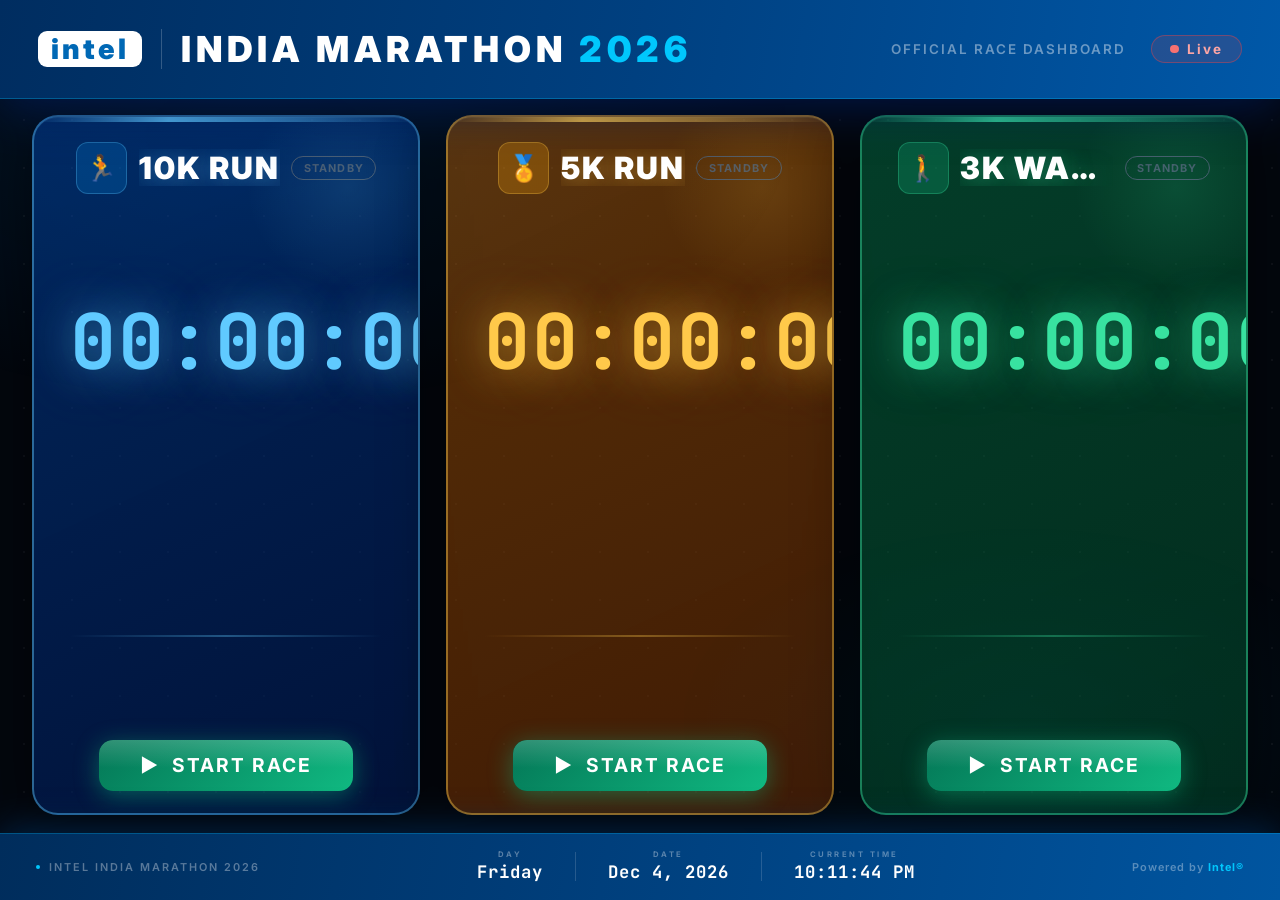
<file: indiamarathon_2026.html>
<!DOCTYPE html>
<html lang="en">
<head>
    <meta charset="UTF-8">
    <meta name="viewport" content="width=device-width, initial-scale=1.0">
    <title>Intel India Marathon 2026</title>
    <link rel="preconnect" href="https://fonts.googleapis.com">
    <link href="https://fonts.googleapis.com/css2?family=Inter:wght@300;400;600;700;800;900&family=JetBrains+Mono:wght@400;700&display=swap" rel="stylesheet">
    <style>
        /* ============================================================
           INTEL MARATHON 2026 — WALL DISPLAY SYSTEM (20FT)
        ============================================================ */
        :root {
            --intel-blue:    #0068B5;
            --intel-cyan:    #00C7FD;
            --bg-deep:       #03070E;
            --bg-elevated:   rgba(255,255,255,0.07);
            --border-subtle: rgba(255,255,255,0.1);
            --text-primary:  #EFF6FF;
            --text-secondary:#94A3B8;
            --text-muted:    #475569;
            --green:         #10B981;
            --red:           #EF4444;
            --gold:          #F59E0B;
        }

        /* ---- Per-card color themes ---- */
        .card-blue {
            --accent:     #60CAFF;
            --accent-rgb: 96, 202, 255;
            --card-bg:    linear-gradient(155deg, rgba(0,70,170,0.50) 0%, rgba(0,25,80,0.65) 100%);
            --border-col: rgba(96,202,255,0.45);
            --icon-bg:    rgba(0,104,181,0.35);
            --icon-border:rgba(96,202,255,0.3);
        }
        .card-amber {
            --accent:     #FFC94A;
            --accent-rgb: 255,201,74;
            --card-bg:    linear-gradient(155deg, rgba(185,95,0,0.48) 0%, rgba(100,40,0,0.62) 100%);
            --border-col: rgba(255,201,74,0.45);
            --icon-bg:    rgba(245,158,11,0.25);
            --icon-border:rgba(255,201,74,0.3);
        }
        .card-green {
            --accent:     #38E2A0;
            --accent-rgb: 56,226,160;
            --card-bg:    linear-gradient(155deg, rgba(5,130,75,0.45) 0%, rgba(2,65,38,0.62) 100%);
            --border-col: rgba(56,226,160,0.45);
            --icon-bg:    rgba(16,185,129,0.25);
            --icon-border:rgba(56,226,160,0.3);
        }

        *, *::before, *::after { box-sizing: border-box; margin: 0; padding: 0; }
        html, body { width: 100%; height: 100%; }

        body {
            font-family: 'Inter', sans-serif;
            background: var(--bg-deep);
            color: var(--text-primary);
            height: 100dvh; width: 100dvw;
            overflow: hidden;
            display: grid;
            grid-template-rows: auto 1fr auto;
        }

        body::before {
            content: '';
            position: fixed; inset: 0;
            background:
                radial-gradient(ellipse 70% 50% at 20% 15%, rgba(0,90,170,0.18) 0%, transparent 60%),
                radial-gradient(ellipse 50% 40% at 80% 80%, rgba(0,199,253,0.06) 0%, transparent 55%);
            pointer-events: none; z-index: 0;
        }

        body::after {
            content: '';
            position: fixed; inset: 0;
            background-image: radial-gradient(circle, rgba(255,255,255,0.05) 1px, transparent 1px);
            background-size: 48px 48px;
            pointer-events: none; z-index: 0;
        }

        /* ---- Header ---- */
        header {
            position: relative; z-index: 10;
            background: linear-gradient(100deg, #002D60 0%, #004080 50%, #0058A8 100%);
            border-bottom: 1px solid rgba(0,199,253,0.3);
            padding: 0 3vw;
            height: 11vh;
            display: flex; align-items: center; justify-content: space-between;
            box-shadow: 0 6px 50px rgba(0,30,100,0.7);
        }
        .header-brand { display: flex; align-items: center; gap: 1.5vw; }
        .intel-badge {
            background: #FFFFFF; color: #0068B5;
            font-weight: 900; font-size: 2.2vw;
            padding: 0.45vh 1vw; border-radius: 9px;
            letter-spacing: 3px; line-height: 1; text-transform: lowercase;
        }
        .header-divider { width: 1px; height: 4.5vh; background: rgba(255,255,255,0.2); }
        .header-title {
            font-size: 2.8vw; font-weight: 900;
            letter-spacing: 5px; text-transform: uppercase; color: #FFFFFF;
        }
        .header-title em { font-style: normal; color: var(--intel-cyan); }
        .header-right { display: flex; align-items: center; gap: 2vw; }
        .event-tag {
            font-size: 1.05vw; font-weight: 600;
            letter-spacing: 2px; text-transform: uppercase; color: rgba(255,255,255,0.42);
        }
        .live-chip {
            display: flex; align-items: center; gap: 0.6vw;
            background: rgba(239,68,68,0.14); border: 1px solid rgba(239,68,68,0.4);
            border-radius: 100px; padding: 0.6vh 1.4vw;
            font-size: 1.05vw; font-weight: 700; letter-spacing: 2px; color: #FCA5A5;
        }
        .live-dot {
            width: 0.7vw; height: 0.7vw;
            background: #F87171; border-radius: 50%;
            animation: blink-red 1.2s ease-in-out infinite;
        }
        @keyframes blink-red {
            0%, 100% { opacity: 1; box-shadow: 0 0 8px #F87171; }
            50%       { opacity: 0.2; box-shadow: none; }
        }

        /* ---- Main Grid ---- */
        main {
            position: relative; z-index: 5;
            display: grid;
            grid-template-columns: repeat(3, 1fr);
            gap: 2vw;
            padding: 1.8vh 2.5vw 2vh;
            align-content: stretch;
        }

        /* ---- Card ---- */
        .category-card {
            position: relative;
            background: var(--card-bg);
            border: 2px solid var(--border-col);
            border-radius: 26px;
            padding: 2.8vh 2.8vw 2.4vh;
            display: flex; flex-direction: column;
            align-items: center;
            justify-content: space-between;
            overflow: hidden;
            box-shadow: 0 10px 60px rgba(0,0,0,0.55), inset 0 1px 0 rgba(255,255,255,0.06);
            transition: border-color 0.4s, box-shadow 0.4s;
        }

        /* Thick accent top bar */
        .category-card::before {
            content: '';
            position: absolute; top: 0; left: 0; right: 0;
            height: 5px;
            background: linear-gradient(90deg, transparent 0%, var(--accent) 35%, rgba(var(--accent-rgb),0.6) 65%, transparent 100%);
            opacity: 0.85;
        }

        /* Corner ambient glow blob */
        .category-card::after {
            content: '';
            position: absolute; top: -40px; right: -40px;
            width: 220px; height: 220px;
            background: radial-gradient(circle, rgba(var(--accent-rgb),0.12) 0%, transparent 65%);
            pointer-events: none;
        }

        /* Running — pulsing border glow */
        .category-card.running {
            box-shadow:
                0 0 0 2px rgba(var(--accent-rgb),0.6),
                0 10px 60px rgba(0,0,0,0.55),
                0 0 80px rgba(var(--accent-rgb),0.15);
            animation: card-pulse 2.2s ease-in-out infinite;
        }
        .category-card.running::before {
            height: 6px; opacity: 1;
            animation: shimmer 2.5s linear infinite;
            background-size: 200%;
        }

        /* Finished — gold override */
        .category-card.finished {
            border-color: rgba(245,158,11,0.55);
            box-shadow: 0 0 0 2px rgba(245,158,11,0.4), 0 10px 60px rgba(0,0,0,0.55), 0 0 60px rgba(245,158,11,0.08);
            animation: none;
        }
        .category-card.finished::before {
            background: linear-gradient(90deg, transparent, var(--gold) 35%, rgba(245,158,11,0.5) 65%, transparent);
            height: 5px; opacity: 1; animation: none;
        }

        @keyframes shimmer {
            0%   { background-position: -200% 0; }
            100% { background-position: 200% 0; }
        }
        @keyframes card-pulse {
            0%, 100% { box-shadow: 0 0 0 2px rgba(var(--accent-rgb),0.6), 0 10px 60px rgba(0,0,0,0.55), 0 0 80px rgba(var(--accent-rgb),0.15); }
            50%       { box-shadow: 0 0 0 4px rgba(var(--accent-rgb),0.9), 0 10px 60px rgba(0,0,0,0.55), 0 0 120px rgba(var(--accent-rgb),0.28); }
        }

        /* ---- Card Top Row ---- */
        .card-top {
            display: flex; align-items: center; justify-content: center;
            gap: 0.9vw; width: 100%;
        }

        .card-icon {
            flex-shrink: 0;
            width: 4vw; height: 4vw;
            background: var(--icon-bg);
            border: 1px solid var(--icon-border);
            border-radius: 12px;
            display: grid; place-items: center;
            font-size: 2vw;
        }

        .category-title {
            font-size: 2.4vw; font-weight: 900;
            text-transform: uppercase; letter-spacing: 2px;
            color: #FFFFFF;
            text-shadow: 0 2px 24px rgba(var(--accent-rgb),0.5);
            white-space: nowrap;
            overflow: hidden;
            text-overflow: ellipsis;
        }

        .status-pill {
            flex-shrink: 0;
            font-size: 0.85vw; font-weight: 700;
            letter-spacing: 1.2px; text-transform: uppercase;
            padding: 0.45vh 0.9vw;
            border-radius: 100px; border: 1px solid;
            transition: all 0.3s;
            white-space: nowrap;
        }
        .status-pill.idle   { color: var(--text-muted); border-color: var(--text-muted); background: transparent; }
        .status-pill.active { color: #fff; border-color: rgba(var(--accent-rgb),0.7); background: rgba(var(--accent-rgb),0.22); animation: status-pulse 1.8s ease-in-out infinite; }
        .status-pill.done   { color: var(--gold); border-color: rgba(245,158,11,0.55); background: rgba(245,158,11,0.12); }

        @keyframes status-pulse {
            0%, 100% { opacity: 1; }
            50%       { opacity: 0.45; }
        }

        /* ---- TIMER — hero element for 20ft wall ---- */
        .timer-display {
            font-family: 'JetBrains Mono', monospace;
            font-size: 6vw;
            font-weight: 700;
            letter-spacing: 0.03em;
            line-height: 1;
            text-align: center;
            width: 100%;
            color: var(--accent);
            text-shadow:
                0 0 40px rgba(var(--accent-rgb),0.55),
                0 0 90px rgba(var(--accent-rgb),0.2);
            transition: text-shadow 0.5s, opacity 0.5s;
            padding: 0.8vh 0;
        }

        .timer-display.running-glow {
            text-shadow:
                0 0 50px rgba(var(--accent-rgb),0.9),
                0 0 110px rgba(var(--accent-rgb),0.4),
                0 0 180px rgba(var(--accent-rgb),0.15);
            animation: timer-breathe 2.5s ease-in-out infinite;
        }
        .timer-display.finished-dim {
            opacity: 0.4;
            text-shadow: none;
            animation: none;
        }
        @keyframes timer-breathe {
            0%, 100% { transform: scale(1); }
            50%       { transform: scale(1.012); }
        }

        /* ---- Start / End Time Badges ---- */
        .time-info-row {
            display: flex; gap: 1.5vw;
            align-items: center; justify-content: center;
            width: 100%; min-height: 4.5vh;
        }

        .time-badge {
            display: none;
            align-items: center; gap: 0.7vw;
            background: rgba(0,0,0,0.35);
            border: 1px solid rgba(var(--accent-rgb),0.25);
            border-radius: 12px;
            padding: 0.8vh 1.6vw;
            animation: badge-in 0.35s ease;
        }
        .time-badge.visible { display: flex; }

        @keyframes badge-in {
            from { opacity: 0; transform: translateY(10px) scale(0.92); }
            to   { opacity: 1; transform: translateY(0) scale(1); }
        }

        .badge-dot {
            width: 0.65vw; height: 0.65vw;
            border-radius: 50%; flex-shrink: 0;
        }
        .start-badge .badge-dot { background: var(--green); box-shadow: 0 0 10px var(--green); }
        .end-badge   .badge-dot { background: var(--red);   box-shadow: 0 0 10px var(--red); }

        .badge-label {
            font-size: 1.05vw; font-weight: 700;
            text-transform: uppercase; letter-spacing: 1.5px;
            color: rgba(255,255,255,0.45);
        }
        .badge-value {
            font-family: 'JetBrains Mono', monospace;
            font-size: 1.55vw; font-weight: 700;
        }
        .start-badge .badge-value { color: #6EE7B7; }
        .end-badge   .badge-value { color: #FCA5A5; }

        /* ---- Divider ---- */
        .card-rule {
            width: 100%; height: 2px;
            background: linear-gradient(90deg, transparent, rgba(var(--accent-rgb),0.35), transparent);
            flex-shrink: 0;
        }

        /* ---- Controls ---- */
        .controls {
            display: flex; justify-content: center; align-items: center;
            gap: 1.3vw; width: 100%;
        }

        button {
            font-family: 'Inter', sans-serif;
            font-size: 1.5vw; font-weight: 700;
            padding: 1.5vh 3.2vw;
            border: none; border-radius: 14px;
            cursor: pointer; text-transform: uppercase; letter-spacing: 2px;
            color: #FFFFFF;
            display: inline-flex; align-items: center; gap: 0.5vw;
            position: relative; overflow: hidden;
            transition: transform 0.15s, box-shadow 0.2s;
        }
        button::after {
            content: '';
            position: absolute; inset: 0;
            background: linear-gradient(180deg, rgba(255,255,255,0.18) 0%, transparent 55%);
            border-radius: inherit; pointer-events: none;
        }
        button:hover  { transform: translateY(-2px); }
        button:active { transform: scale(0.97); }

        .start-btn {
            background: linear-gradient(135deg, #047857 0%, #10B981 100%);
            box-shadow: 0 5px 25px rgba(16,185,129,0.45);
        }
        .start-btn:hover { box-shadow: 0 9px 36px rgba(16,185,129,0.65); }

        .end-btn {
            background: linear-gradient(135deg, #B91C1C 0%, #EF4444 100%);
            box-shadow: 0 5px 25px rgba(239,68,68,0.45);
            display: none;
        }
        .end-btn:hover { box-shadow: 0 9px 36px rgba(239,68,68,0.65); }

        .finished-badge {
            display: none;
            align-items: center; gap: 0.7vw;
            font-family: 'Inter', sans-serif;
            font-size: 1.8vw; font-weight: 900;
            letter-spacing: 2px; text-transform: uppercase;
            color: var(--gold);
            text-shadow: 0 0 25px rgba(245,158,11,0.5);
        }
        .finished-badge.visible { display: flex; }

        /* ---- Footer ---- */
        footer {
            position: relative;
            z-index: 10;
            background: linear-gradient(100deg, #002D5C 0%, #003C77 40%, #0055A0 100%);
            border-top: 1px solid rgba(0, 199, 253, 0.25);
            padding: 0 2.8vw;
            height: 7.5vh;
            display: flex;
            align-items: center;
            justify-content: space-between;
            box-shadow: 0 -4px 35px rgba(0, 45, 92, 0.7);
        }

        .footer-left {
            display: flex;
            align-items: center;
            gap: 0.7vw;
            font-size: 0.85vw;
            font-weight: 600;
            color: rgba(255,255,255,0.35);
            letter-spacing: 2px;
            text-transform: uppercase;
        }
        .footer-left-dot {
            width: 4px; height: 4px;
            background: var(--intel-cyan);
            border-radius: 50%;
        }

        .footer-clock-group {
            display: flex;
            align-items: center;
            gap: 2.5vw;
        }
        .clock-item {
            display: flex;
            flex-direction: column;
            align-items: center;
            gap: 0.1vh;
        }
        .clock-label {
            font-size: 0.6vw;
            font-weight: 700;
            letter-spacing: 2.5px;
            text-transform: uppercase;
            color: rgba(255,255,255,0.35);
        }
        .clock-value {
            font-family: 'JetBrains Mono', monospace;
            font-size: 1.35vw;
            font-weight: 700;
            color: #FFFFFF;
            letter-spacing: 1px;
        }
        .clock-sep {
            width: 1px;
            height: 3.2vh;
            background: rgba(255,255,255,0.15);
        }

        .footer-right {
            font-size: 0.85vw;
            font-weight: 600;
            color: rgba(255,255,255,0.35);
            letter-spacing: 1px;
        }
        .footer-right span { color: var(--intel-cyan); font-weight: 700; }
    </style>
</head>
<body>

    <!-- ======= HEADER ======= -->
    <header>
        <div class="header-brand">
            <div class="intel-badge">intel</div>
            <div class="header-divider"></div>
            <div class="header-title">India Marathon <em>2026</em></div>
        </div>
        <div class="header-right">
            <div class="event-tag">Official Race Dashboard</div>
            <div class="live-chip">
                <div class="live-dot"></div>
                Live
            </div>
        </div>
    </header>

    <!-- ======= MAIN CARDS ======= -->
    <main>

        <!-- 10K -->
        <div class="category-card card-blue" id="card-10k">
            <div class="card-top">
                <div class="card-icon">🏃</div>
                <div class="category-title">10K Run</div>
                <div class="status-pill idle" id="status-10k">Standby</div>
            </div>

            <div class="timer-display" id="display-10k">00:00:00</div>

            <div class="time-info-row">
                <div class="time-badge start-badge" id="start-badge-10k">
                    <div class="badge-dot"></div>
                    <span class="badge-label">Started</span>
                    <span class="badge-value" id="start-time-10k">—</span>
                </div>
                <div class="time-badge end-badge" id="end-badge-10k">
                    <div class="badge-dot"></div>
                    <span class="badge-label">Ended</span>
                    <span class="badge-value" id="end-time-10k">—</span>
                </div>
            </div>

            <div class="card-rule"></div>

            <div class="controls">
                <button class="start-btn" onclick="startTimer('10k')">▶&nbsp; Start Race</button>
                <button class="end-btn"   onclick="endTimer('10k')">⏹&nbsp; End Race</button>
                <div class="finished-badge" id="badge-10k">🏆&nbsp; Race Completed</div>
            </div>
        </div>

        <!-- 5K -->
        <div class="category-card card-amber" id="card-5k">
            <div class="card-top">
                <div class="card-icon">🏅</div>
                <div class="category-title">5K Run</div>
                <div class="status-pill idle" id="status-5k">Standby</div>
            </div>

            <div class="timer-display" id="display-5k">00:00:00</div>

            <div class="time-info-row">
                <div class="time-badge start-badge" id="start-badge-5k">
                    <div class="badge-dot"></div>
                    <span class="badge-label">Started</span>
                    <span class="badge-value" id="start-time-5k">—</span>
                </div>
                <div class="time-badge end-badge" id="end-badge-5k">
                    <div class="badge-dot"></div>
                    <span class="badge-label">Ended</span>
                    <span class="badge-value" id="end-time-5k">—</span>
                </div>
            </div>

            <div class="card-rule"></div>

            <div class="controls">
                <button class="start-btn" onclick="startTimer('5k')">▶&nbsp; Start Race</button>
                <button class="end-btn"   onclick="endTimer('5k')">⏹&nbsp; End Race</button>
                <div class="finished-badge" id="badge-5k">🏆&nbsp; Race Completed</div>
            </div>
        </div>

        <!-- 3K Walkathon -->
        <div class="category-card card-green" id="card-3k">
            <div class="card-top">
                <div class="card-icon">🚶</div>
                <div class="category-title">3K Walk </div>
                <div class="status-pill idle" id="status-3k">Standby</div>
            </div>

            <div class="timer-display" id="display-3k">00:00:00</div>

            <div class="time-info-row">
                <div class="time-badge start-badge" id="start-badge-3k">
                    <div class="badge-dot"></div>
                    <span class="badge-label">Started</span>
                    <span class="badge-value" id="start-time-3k">—</span>
                </div>
                <div class="time-badge end-badge" id="end-badge-3k">
                    <div class="badge-dot"></div>
                    <span class="badge-label">Ended</span>
                    <span class="badge-value" id="end-time-3k">—</span>
                </div>
            </div>

            <div class="card-rule"></div>

            <div class="controls">
                <button class="start-btn" onclick="startTimer('3k')">▶&nbsp; Start Race</button>
                <button class="end-btn"   onclick="endTimer('3k')">⏹&nbsp; End Race</button>
                <div class="finished-badge" id="badge-3k">🏆&nbsp; Race Completed</div>
            </div>
        </div>

    </main>

    <!-- ======= FOOTER ======= -->
    <footer>
        <div class="footer-left">
            <div class="footer-left-dot"></div>
            Intel India Marathon 2026
        </div>

        <div class="footer-clock-group">
            <div class="clock-item">
                <span class="clock-label">Day</span>
                <span class="clock-value" id="current-day">—</span>
            </div>
            <div class="clock-sep"></div>
            <div class="clock-item">
                <span class="clock-label">Date</span>
                <span class="clock-value" id="current-date">—</span>
            </div>
            <div class="clock-sep"></div>
            <div class="clock-item">
                <span class="clock-label">Current Time</span>
                <span class="clock-value" id="current-time">—</span>
            </div>
        </div>

        <div class="footer-right">Powered by <span>Intel®</span></div>
    </footer>

    <script>
        /* =============================================
           LIVE CLOCK
        ============================================= */
        function updateClock() {
            const now = new Date();
            document.getElementById('current-day').textContent =
                now.toLocaleDateString('en-US', { weekday: 'long' });
            document.getElementById('current-date').textContent =
                now.toLocaleDateString('en-US', { month: 'short', day: 'numeric', year: 'numeric' });
            document.getElementById('current-time').textContent =
                now.toLocaleTimeString('en-US', { hour: '2-digit', minute: '2-digit', second: '2-digit', hour12: true });
        }
        setInterval(updateClock, 1000);
        updateClock();

        function nowTime() {
            return new Date().toLocaleTimeString('en-US', {
                hour: '2-digit', minute: '2-digit', second: '2-digit', hour12: true
            });
        }

        /* =============================================
           STOPWATCH LOGIC
        ============================================= */
        const timers = {
            '10k': { interval: null, startEpoch: 0, running: false },
            '5k':  { interval: null, startEpoch: 0, running: false },
            '3k':  { interval: null, startEpoch: 0, running: false }
        };

        function padTwo(n) { return String(n).padStart(2, '0'); }

        function formatElapsed(ms) {
            const s = Math.floor(ms / 1000);
            return `${padTwo(Math.floor(s / 3600))}:${padTwo(Math.floor((s % 3600) / 60))}:${padTwo(s % 60)}`;
        }

        function startTimer(cat) {
            if (timers[cat].running) return;

            const card    = document.getElementById(`card-${cat}`);
            const display = document.getElementById(`display-${cat}`);

            // Record start wall-clock time
            document.getElementById(`start-time-${cat}`).textContent = nowTime();
            document.getElementById(`start-badge-${cat}`).classList.add('visible');

            // Status pill
            const pill = document.getElementById(`status-${cat}`);
            pill.textContent = 'Running';
            pill.className   = 'status-pill active';

            // Card state
            card.classList.add('running');
            display.classList.add('running-glow');

            // Buttons
            card.querySelector('.start-btn').style.display = 'none';
            card.querySelector('.end-btn').style.display   = 'inline-flex';

            // Tick
            timers[cat].startEpoch = Date.now();
            timers[cat].running    = true;
            timers[cat].interval   = setInterval(() => {
                display.textContent = formatElapsed(Date.now() - timers[cat].startEpoch);
            }, 200);
        }

        function endTimer(cat) {
            if (!timers[cat].running) return;

            clearInterval(timers[cat].interval);
            timers[cat].running = false;

            const card    = document.getElementById(`card-${cat}`);
            const display = document.getElementById(`display-${cat}`);

            // Record end wall-clock time
            document.getElementById(`end-time-${cat}`).textContent = nowTime();
            document.getElementById(`end-badge-${cat}`).classList.add('visible');

            // Status pill
            const pill = document.getElementById(`status-${cat}`);
            pill.textContent = 'Finished';
            pill.className   = 'status-pill done';

            // Card state
            card.classList.remove('running');
            card.classList.add('finished');
            display.classList.remove('running-glow');
            display.classList.add('finished-dim');

            // Buttons → badge
            card.querySelector('.end-btn').style.display = 'none';
            document.getElementById(`badge-${cat}`).classList.add('visible');
        }
    </script>
</body>
</html>
</file>
